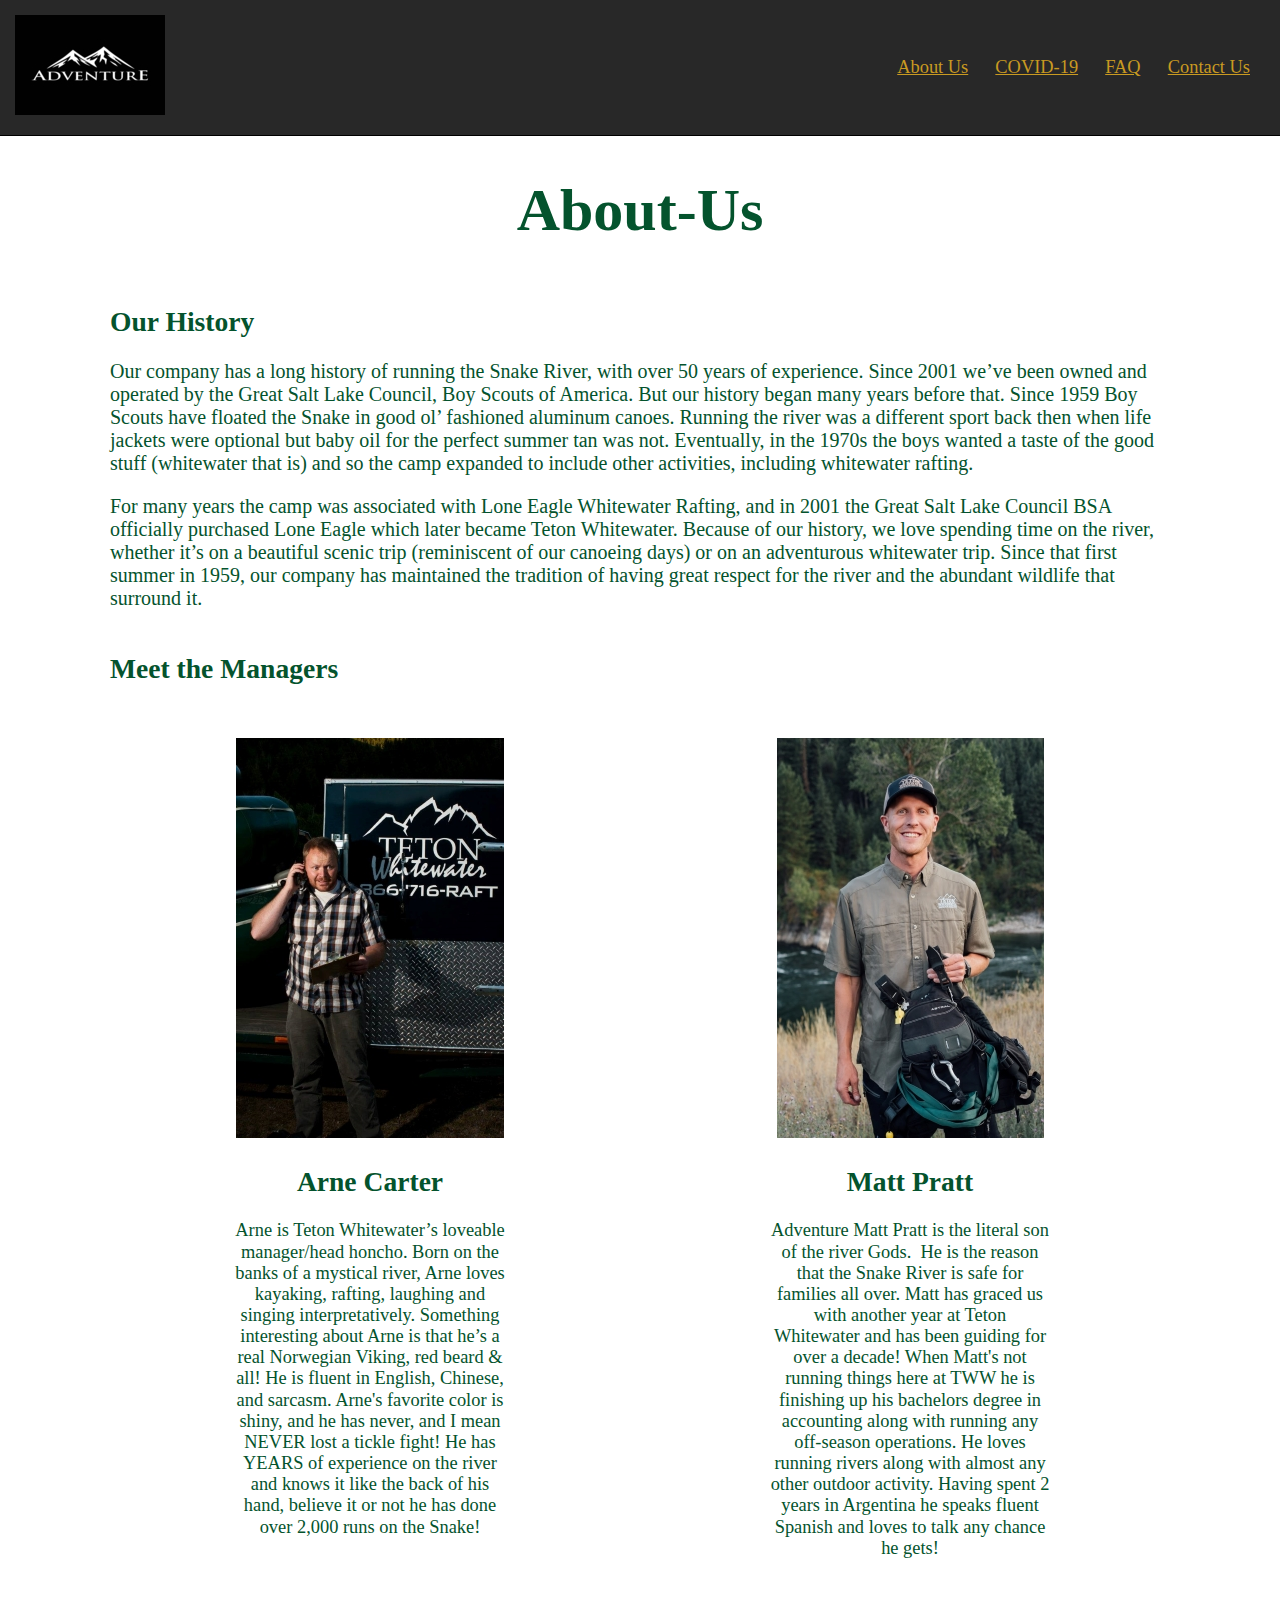
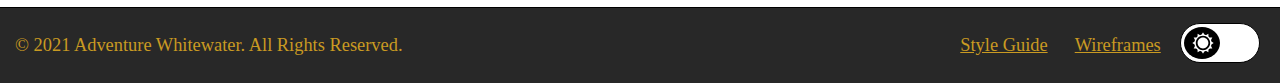
<file: about-us.html>
<!doctype html>
<html lang="en">
<head>
    <meta charset="utf-8">
    <meta name="viewport" content="width=device-width, initial-scale=1.0">
    <title>About-Us</title>
    <link rel="stylesheet" href="css/normalize.css">
    <link rel="stylesheet" href="css/main.css">
    <script src="js/dark-mode.js"></script>
</head>
<body>
    <header>
        <div id="logo-wrapper">
            <a href="index.html">
                <img src="assets/home/Adventure-Logo.jpg" alt="Logo" id="logo">
            </a>
        </div>
        <nav>
            <ul>
                <li>
                    <a href="about-us.html">
                        About Us
                    </a>
                </li>
                <li>
                    <a href="covid-19.html">
                        COVID-19
                    </a>
                </li>
                <li>
                    <a href="faq.html">
                        FAQ
                    </a>
                </li>
                <li>
                    <a href="contact-us.html">
                        Contact Us
                    </a>
                </li>
            </ul>
        </nav>
    </header>
    <main>


        <h1 id="abtus-title">
            About-Us
        </h1>

        <h2 id="history">
            Our History
        </h2>

        <p class="our-history">
            Our company has a long history of running the Snake River, with over 50 years of experience. Since 2001 we’ve been owned and operated by the Great Salt Lake Council, Boy Scouts of America. But our history began many years before that. Since 1959 Boy Scouts have floated the Snake in good ol’ fashioned aluminum canoes. Running the river was a different sport back then when life jackets were optional but baby oil for the perfect summer tan was not.

            Eventually, in the 1970s the boys wanted a taste of the good stuff (whitewater that is) and so the camp expanded to include other activities, including whitewater rafting.
        </p>

        <p class="our-history">
            For many years the camp was associated with Lone Eagle Whitewater Rafting, and in 2001 the Great Salt Lake Council BSA officially purchased Lone Eagle which later became Teton Whitewater. Because of our history, we love spending time on the river, whether it’s on a beautiful scenic trip (reminiscent of our canoeing days) or on an adventurous whitewater trip.

            Since that first summer in 1959, our company has maintained the tradition of having great respect for the river and the abundant wildlife that surround it.
        </p>

        <h2 id="managers">
            Meet the Managers
        </h2>

        <div class="abtus-body-grid">

            <div id="left-col">
                <img src="assets/about-us/arne-carter.jpg" alt="Arne" id="arne">
                <h2>Arne Carter</h2>
                <p class="abtus-m">Arne is Teton Whitewater’s loveable manager/head honcho. Born on the banks of a mystical river, Arne loves kayaking, rafting, laughing and singing interpretatively. Something interesting about Arne is that he’s a real Norwegian Viking, red beard & all! He is fluent in English, Chinese, and sarcasm. Arne's favorite color is shiny, and he has never, and I mean NEVER lost a tickle fight! He has YEARS of experience on the river and knows it like the back of his hand, believe it or not he has done over 2,000 runs on the Snake!</p>
            </div>
            <div id="right-col">
                <img src="assets/about-us/matt-pratt.jpg" alt="Matt" id="matt">
                <h2>Matt Pratt</h2>
                <p class="abtus-m">Adventure Matt Pratt is the literal son of the river Gods.  He is the reason that the Snake River is safe for families all over. Matt has graced us with another year at Teton Whitewater and has been guiding for over a decade! When Matt's not running things here at TWW he is finishing up his bachelors degree in accounting along with running any off-season operations. He loves running rivers along with almost any other outdoor activity. Having spent 2 years in Argentina he speaks fluent Spanish and loves to talk any chance he gets!</p>
            </div>

        </div>

        
    </main>
    <footer>
        <div id="legal">
            &copy; 2021 Adventure Whitewater. All Rights Reserved.
        </div>
        <nav>
            <ul>
                <li>
                    <a href="style-guide.html">
                        Style Guide
                    </a>
                </li>
                <li>
                    <a href="wireframes.html">
                        Wireframes
                    </a>
                </li>
            </ul>
        </nav>
        <div id="dark-mode">
            <div class="icon" id="sun-icon">
                <svg xmlns="http://www.w3.org/2000/svg" width="24" height="24" viewBox="0 0 24 24"><path d="M22.088 13.126l1.912-1.126-1.912-1.126c-1.021-.602-1.372-1.91-.788-2.942l1.093-1.932-2.22-.02c-1.185-.01-2.143-.968-2.153-2.153l-.02-2.219-1.932 1.093c-1.031.583-2.34.233-2.941-.788l-1.127-1.913-1.127 1.913c-.602 1.021-1.91 1.372-2.941.788l-1.932-1.093-.02 2.219c-.01 1.185-.968 2.143-2.153 2.153l-2.22.02 1.093 1.932c.584 1.032.233 2.34-.788 2.942l-1.912 1.126 1.912 1.126c1.021.602 1.372 1.91.788 2.942l-1.093 1.932 2.22.02c1.185.01 2.143.968 2.153 2.153l.02 2.219 1.932-1.093c1.031-.583 2.34-.233 2.941.788l1.127 1.913 1.127-1.913c.602-1.021 1.91-1.372 2.941-.788l1.932 1.093.02-2.219c.011-1.185.969-2.143 2.153-2.153l2.22-.02-1.093-1.932c-.584-1.031-.234-2.34.788-2.942zm-10.117 6.874c-4.411 0-8-3.589-8-8s3.588-8 8-8 8 3.589 8 8-3.589 8-8 8zm6.029-8c0 3.313-2.687 6-6 6s-6-2.687-6-6 2.687-6 6-6 6 2.687 6 6z"/></svg>
            </div>
            <div id="tgl-wrapper">
                <input class="tgl" id="dark-mode-toggle" type="checkbox"/>
                <label class="tgl-btn" for="dark-mode-toggle"></label>
            </div>
            <div class="icon" id="moon-icon">
                <svg xmlns="http://www.w3.org/2000/svg" width="24" height="24" viewBox="0 0 24 24"><path d="M12 10.999c1.437.438 2.562 1.564 2.999 3.001.44-1.437 1.565-2.562 3.001-3-1.436-.439-2.561-1.563-3.001-3-.437 1.436-1.562 2.561-2.999 2.999zm8.001.001c.958.293 1.707 1.042 2 2.001.291-.959 1.042-1.709 1.999-2.001-.957-.292-1.707-1.042-2-2-.293.958-1.042 1.708-1.999 2zm-1-9c-.437 1.437-1.563 2.562-2.998 3.001 1.438.44 2.561 1.564 3.001 3.002.437-1.438 1.563-2.563 2.996-3.002-1.433-.437-2.559-1.564-2.999-3.001zm-7.001 22c-6.617 0-12-5.383-12-12s5.383-12 12-12c1.894 0 3.63.497 5.37 1.179-2.948.504-9.37 3.266-9.37 10.821 0 7.454 5.917 10.208 9.37 10.821-1.5.846-3.476 1.179-5.37 1.179z"/></svg>
            </div>
        </div>
    </footer>
</body>
</html>
</file>
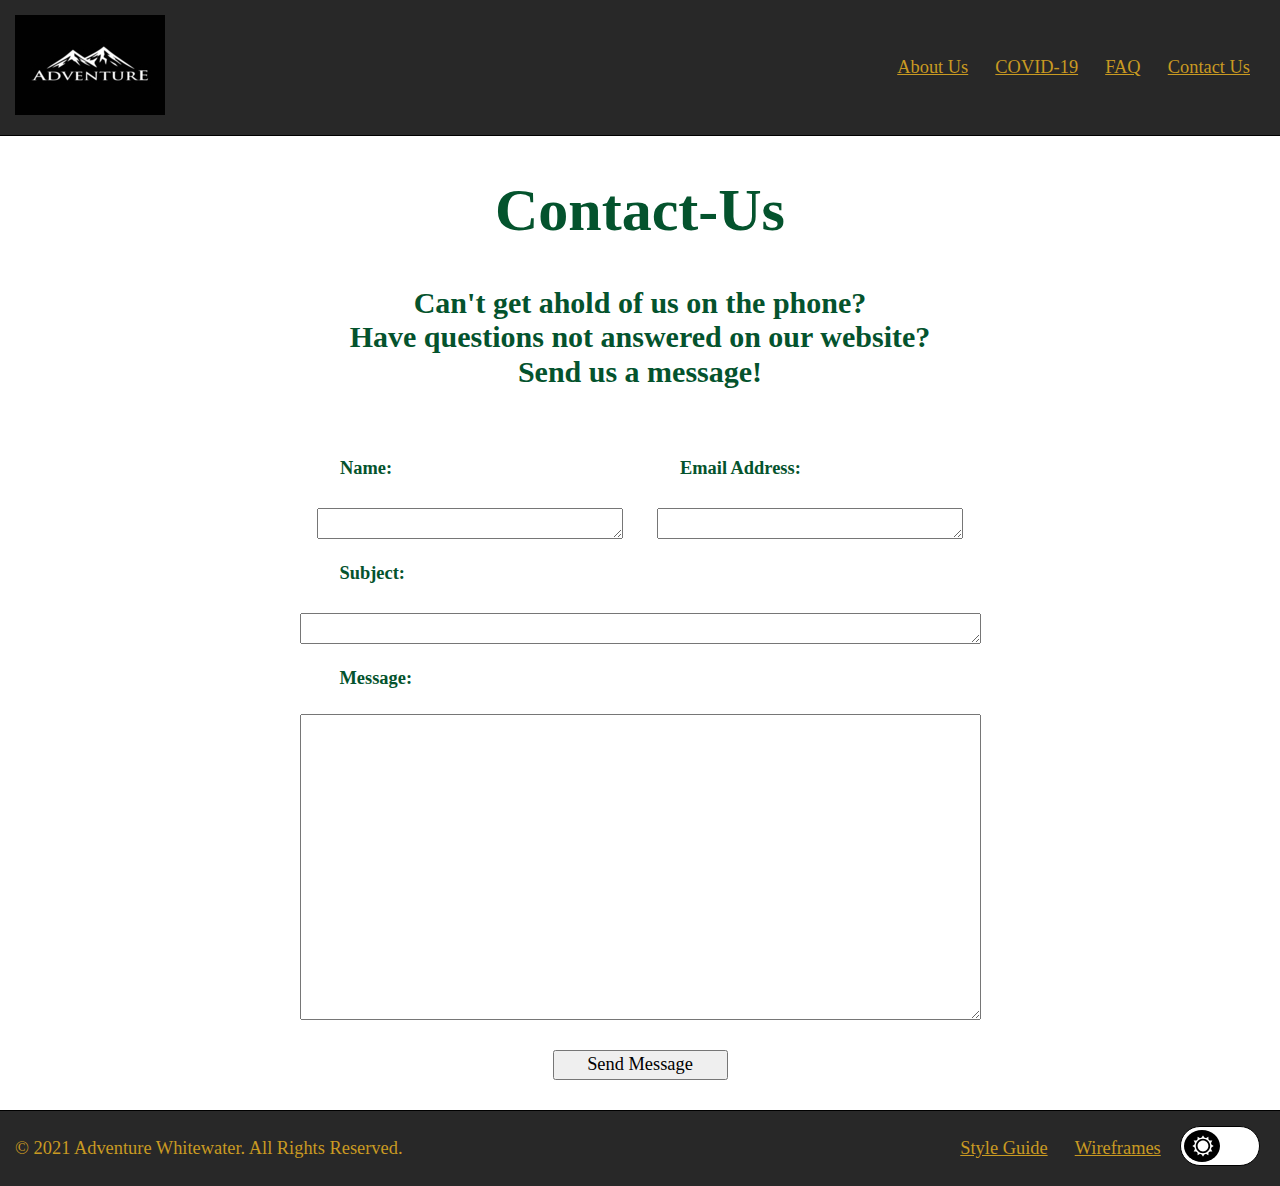
<file: contact-us.html>
<!doctype html>
<html lang="en">
<head>
    <meta charset="utf-8">
    <meta name="viewport" content="width=device-width, initial-scale=1.0">
    <title>Contact-Us</title>
    <link rel="stylesheet" href="css/normalize.css">
    <link rel="stylesheet" href="css/main.css">
    <script src="js/dark-mode.js"></script>
</head>
<body>
    <header>
        <div id="logo-wrapper">
            <a href="index.html">
                <img src="assets/home/Adventure-Logo.jpg" alt="Logo" id="logo">
            </a>
        </div>
        <nav>
            <ul>
                <li>
                    <a href="about-us.html">
                        About Us
                    </a>
                </li>
                <li>
                    <a href="covid-19.html">
                        COVID-19
                    </a>
                </li>
                <li>
                    <a href="faq.html">
                        FAQ
                    </a>
                </li>
                <li>
                    <a href="contact-us.html">
                        Contact Us
                    </a>
                </li>
            </ul>
        </nav>
    </header>
    <main>


        <h1 id="cntctus-title">
            Contact-Us
        </h1>

        <h2 id="cntctus-subtitle">Can't get ahold of us on the phone? <br>
             Have questions not answered on our website? <br>
             Send us a message!</h2>

        <form method="GET" action="contact-us.html" id="contact-form">

            <div id="name-email">
            <h4 id="nm">Name:</h4>
            <textarea name="text1" id="c-name" cols="36" rows="1"></textarea>
            <h4 id="em">Email Address:</h4>
            <textarea name="text2" id="c-email" cols="36" rows="1"></textarea>
            </div>

            <div id="sub-sub">
            <h4 id="subj">Subject:</h4>
            <textarea name="text3" id="c-subject" cols="75" rows="1"></textarea>
            </div>

            <div id="mes-mes">
            <h4 id="mesg">Message:</h4>
            <textarea name="text4" id="c-message" cols="75" rows="10"></textarea>
            <input type="submit" value="Send Message" id="contact-form-submit">
            <div id="contact-form-message"></div>
            </div>

        </form>


    </main>
    <footer>
        <div id="legal">
            &copy; 2021 Adventure Whitewater. All Rights Reserved.
        </div>
        <nav>
            <ul>
                <li>
                    <a href="style-guide.html">
                        Style Guide
                    </a>
                </li>
                <li>
                    <a href="wireframes.html">
                        Wireframes
                    </a>
                </li>
            </ul>
        </nav>
        <div id="dark-mode">
            <div class="icon" id="sun-icon">
                <svg xmlns="http://www.w3.org/2000/svg" width="24" height="24" viewBox="0 0 24 24"><path d="M22.088 13.126l1.912-1.126-1.912-1.126c-1.021-.602-1.372-1.91-.788-2.942l1.093-1.932-2.22-.02c-1.185-.01-2.143-.968-2.153-2.153l-.02-2.219-1.932 1.093c-1.031.583-2.34.233-2.941-.788l-1.127-1.913-1.127 1.913c-.602 1.021-1.91 1.372-2.941.788l-1.932-1.093-.02 2.219c-.01 1.185-.968 2.143-2.153 2.153l-2.22.02 1.093 1.932c.584 1.032.233 2.34-.788 2.942l-1.912 1.126 1.912 1.126c1.021.602 1.372 1.91.788 2.942l-1.093 1.932 2.22.02c1.185.01 2.143.968 2.153 2.153l.02 2.219 1.932-1.093c1.031-.583 2.34-.233 2.941.788l1.127 1.913 1.127-1.913c.602-1.021 1.91-1.372 2.941-.788l1.932 1.093.02-2.219c.011-1.185.969-2.143 2.153-2.153l2.22-.02-1.093-1.932c-.584-1.031-.234-2.34.788-2.942zm-10.117 6.874c-4.411 0-8-3.589-8-8s3.588-8 8-8 8 3.589 8 8-3.589 8-8 8zm6.029-8c0 3.313-2.687 6-6 6s-6-2.687-6-6 2.687-6 6-6 6 2.687 6 6z"/></svg>
            </div>
            <div id="tgl-wrapper">
                <input class="tgl" id="dark-mode-toggle" type="checkbox"/>
                <label class="tgl-btn" for="dark-mode-toggle"></label>
            </div>
            <div class="icon" id="moon-icon">
                <svg xmlns="http://www.w3.org/2000/svg" width="24" height="24" viewBox="0 0 24 24"><path d="M12 10.999c1.437.438 2.562 1.564 2.999 3.001.44-1.437 1.565-2.562 3.001-3-1.436-.439-2.561-1.563-3.001-3-.437 1.436-1.562 2.561-2.999 2.999zm8.001.001c.958.293 1.707 1.042 2 2.001.291-.959 1.042-1.709 1.999-2.001-.957-.292-1.707-1.042-2-2-.293.958-1.042 1.708-1.999 2zm-1-9c-.437 1.437-1.563 2.562-2.998 3.001 1.438.44 2.561 1.564 3.001 3.002.437-1.438 1.563-2.563 2.996-3.002-1.433-.437-2.559-1.564-2.999-3.001zm-7.001 22c-6.617 0-12-5.383-12-12s5.383-12 12-12c1.894 0 3.63.497 5.37 1.179-2.948.504-9.37 3.266-9.37 10.821 0 7.454 5.917 10.208 9.37 10.821-1.5.846-3.476 1.179-5.37 1.179z"/></svg>
            </div>
        </div>
    </footer>

<script src="js/fake-send.js"></script>

</body>
</html>
</file>
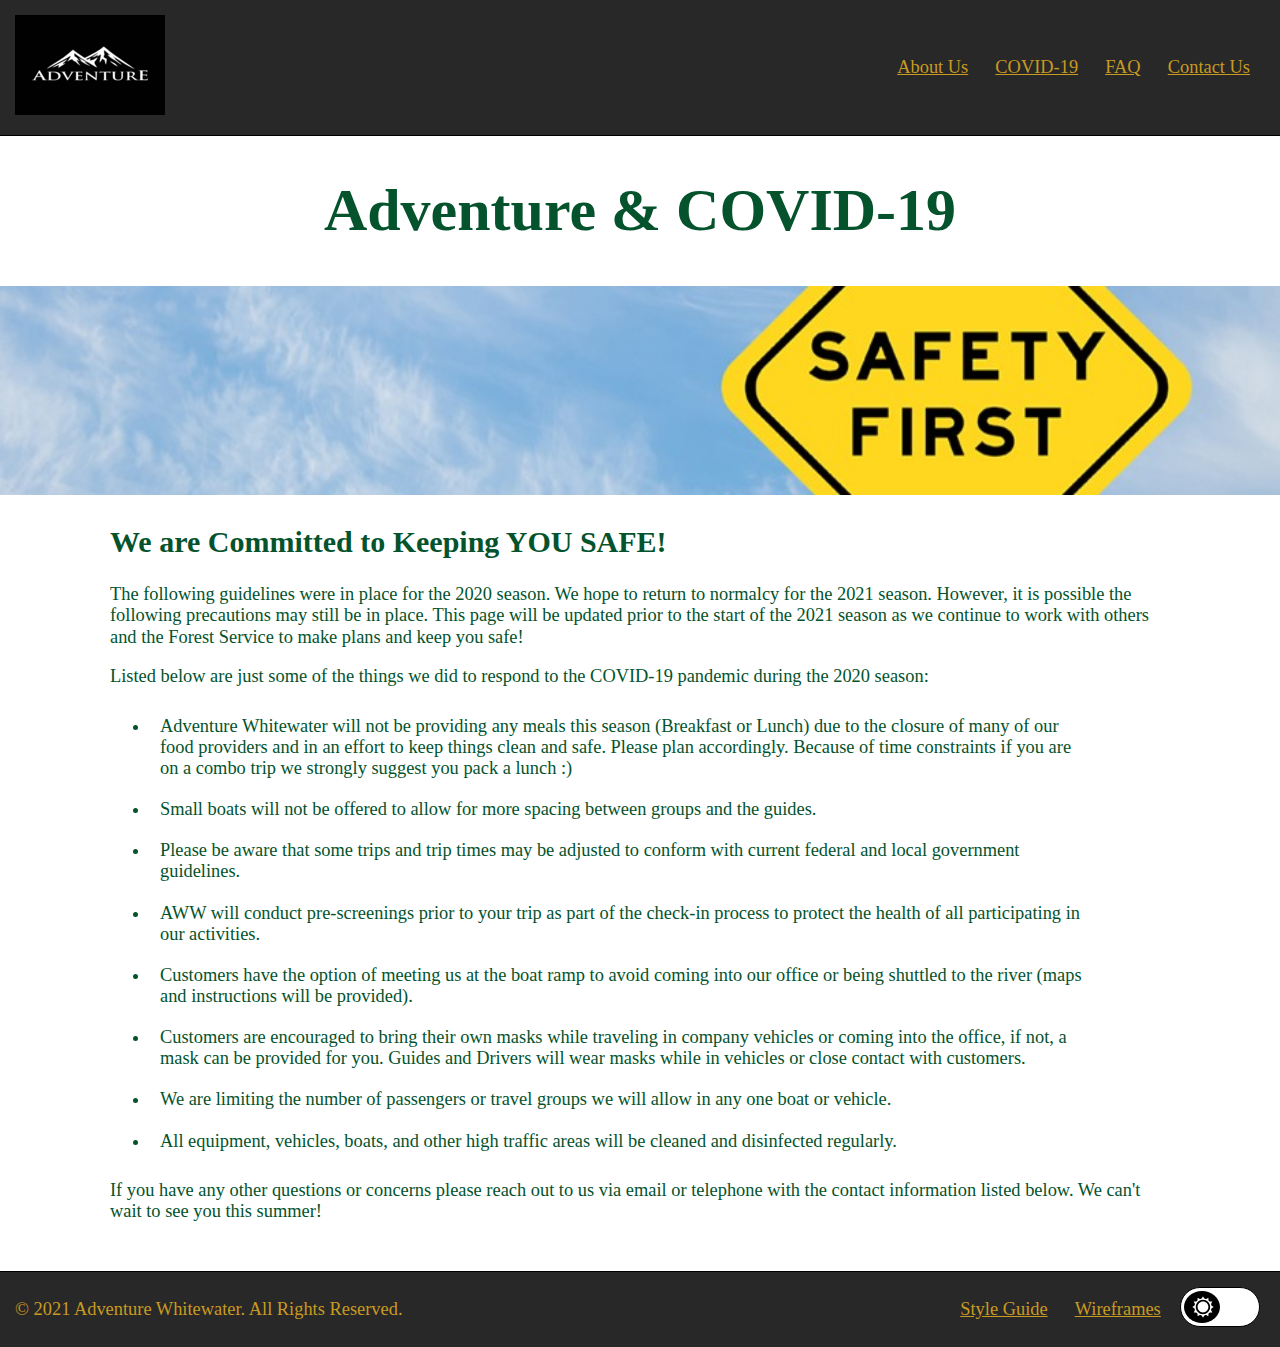
<file: covid-19.html>
<!doctype html>
<html lang="en">
<head>
    <meta charset="utf-8">
    <meta name="viewport" content="width=device-width, initial-scale=1.0">
    <title>COVID-19</title>
    <link rel="stylesheet" href="css/normalize.css">
    <link rel="stylesheet" href="css/main.css">
    <script src="js/dark-mode.js"></script>
</head>
<body>
    <header>
        <div id="logo-wrapper">
            <a href="index.html">
                <img src="assets/home/Adventure-Logo.jpg" alt="Logo" id="logo">
            </a>
        </div>
        <nav>
            <ul>
                <li>
                    <a href="about-us.html">
                        About Us
                    </a>
                </li>
                <li>
                    <a href="covid-19.html">
                        COVID-19
                    </a>
                </li>
                <li>
                    <a href="faq.html">
                        FAQ
                    </a>
                </li>
                <li>
                    <a href="contact-us.html">
                        Contact Us
                    </a>
                </li>
            </ul>
        </nav>
    </header>
    <main>


        <h1 id="covid-title">
            Adventure & COVID-19
        </h1>

        <img id="covid-banner" alt="Banner" src="assets/covid-19/safety-first.jpg">

        <h2 id="cvdhd">We are Committed to Keeping YOU SAFE!</h2>

        <p class="cvdtxt">The following guidelines were in place for the 2020 season. We hope to return to normalcy for the 2021 season. However, it is possible the following precautions may still be in place. This page will be updated prior to the start of the 2021 season as we continue to work with others and the Forest Service to make plans and keep you safe!</p>
    
        <p class="cvdtxt">Listed below are just some of the things we did to respond to the COVID-19 pandemic during the 2020 season:</p>

        <ul class="cvdblt"> 
            <li class="blt">Adventure Whitewater will not be providing any meals this season (Breakfast or Lunch) due to the closure of many of our food providers and in an effort to keep things clean and safe. Please plan accordingly. Because of time constraints if you are on a combo trip we strongly suggest you pack a lunch :)</li>
            <li class="blt">Small boats will not be offered to allow for more spacing between groups and the guides.</li>
            <li class="blt">Please be aware that some trips and trip times may be adjusted to conform with current federal and local government guidelines.​</li>
            <li class="blt">AWW will conduct pre-screenings prior to your trip as part of the check-in process to protect the health of all participating in our activities.</li>
            <li class="blt">Customers have the option of meeting us at the boat ramp to avoid coming into our office or being shuttled to the river (maps and instructions will be provided).</li>
            <li class="blt">Customers are encouraged to bring their own masks while traveling in company vehicles or coming into the office, if not, a mask can be provided for you. Guides and Drivers will wear masks while in vehicles or close contact with customers.</li>
            <li class="blt">We are limiting the number of passengers or travel groups we will allow in any one boat or vehicle.</li>
            <li class="blt">All equipment, vehicles, boats, and other high traffic areas will be cleaned and disinfected regularly.</li>
        </ul>

        <p id="cvdbtm">If you have any other questions or concerns please reach out to us via email or telephone with the contact information listed below. We can't wait to see you this summer!</p>

        
    </main>
    <footer>
        <div id="legal">
            &copy; 2021 Adventure Whitewater. All Rights Reserved.
        </div>
        <nav>
            <ul>
                <li>
                    <a href="style-guide.html">
                        Style Guide
                    </a>
                </li>
                <li>
                    <a href="wireframes.html">
                        Wireframes
                    </a>
                </li>
            </ul>
        </nav>
        <div id="dark-mode">
            <div class="icon" id="sun-icon">
                <svg xmlns="http://www.w3.org/2000/svg" width="24" height="24" viewBox="0 0 24 24"><path d="M22.088 13.126l1.912-1.126-1.912-1.126c-1.021-.602-1.372-1.91-.788-2.942l1.093-1.932-2.22-.02c-1.185-.01-2.143-.968-2.153-2.153l-.02-2.219-1.932 1.093c-1.031.583-2.34.233-2.941-.788l-1.127-1.913-1.127 1.913c-.602 1.021-1.91 1.372-2.941.788l-1.932-1.093-.02 2.219c-.01 1.185-.968 2.143-2.153 2.153l-2.22.02 1.093 1.932c.584 1.032.233 2.34-.788 2.942l-1.912 1.126 1.912 1.126c1.021.602 1.372 1.91.788 2.942l-1.093 1.932 2.22.02c1.185.01 2.143.968 2.153 2.153l.02 2.219 1.932-1.093c1.031-.583 2.34-.233 2.941.788l1.127 1.913 1.127-1.913c.602-1.021 1.91-1.372 2.941-.788l1.932 1.093.02-2.219c.011-1.185.969-2.143 2.153-2.153l2.22-.02-1.093-1.932c-.584-1.031-.234-2.34.788-2.942zm-10.117 6.874c-4.411 0-8-3.589-8-8s3.588-8 8-8 8 3.589 8 8-3.589 8-8 8zm6.029-8c0 3.313-2.687 6-6 6s-6-2.687-6-6 2.687-6 6-6 6 2.687 6 6z"/></svg>
            </div>
            <div id="tgl-wrapper">
                <input class="tgl" id="dark-mode-toggle" type="checkbox"/>
                <label class="tgl-btn" for="dark-mode-toggle"></label>
            </div>
            <div class="icon" id="moon-icon">
                <svg xmlns="http://www.w3.org/2000/svg" width="24" height="24" viewBox="0 0 24 24"><path d="M12 10.999c1.437.438 2.562 1.564 2.999 3.001.44-1.437 1.565-2.562 3.001-3-1.436-.439-2.561-1.563-3.001-3-.437 1.436-1.562 2.561-2.999 2.999zm8.001.001c.958.293 1.707 1.042 2 2.001.291-.959 1.042-1.709 1.999-2.001-.957-.292-1.707-1.042-2-2-.293.958-1.042 1.708-1.999 2zm-1-9c-.437 1.437-1.563 2.562-2.998 3.001 1.438.44 2.561 1.564 3.001 3.002.437-1.438 1.563-2.563 2.996-3.002-1.433-.437-2.559-1.564-2.999-3.001zm-7.001 22c-6.617 0-12-5.383-12-12s5.383-12 12-12c1.894 0 3.63.497 5.37 1.179-2.948.504-9.37 3.266-9.37 10.821 0 7.454 5.917 10.208 9.37 10.821-1.5.846-3.476 1.179-5.37 1.179z"/></svg>
            </div>
        </div>
    </footer>
</body>
</html>
</file>
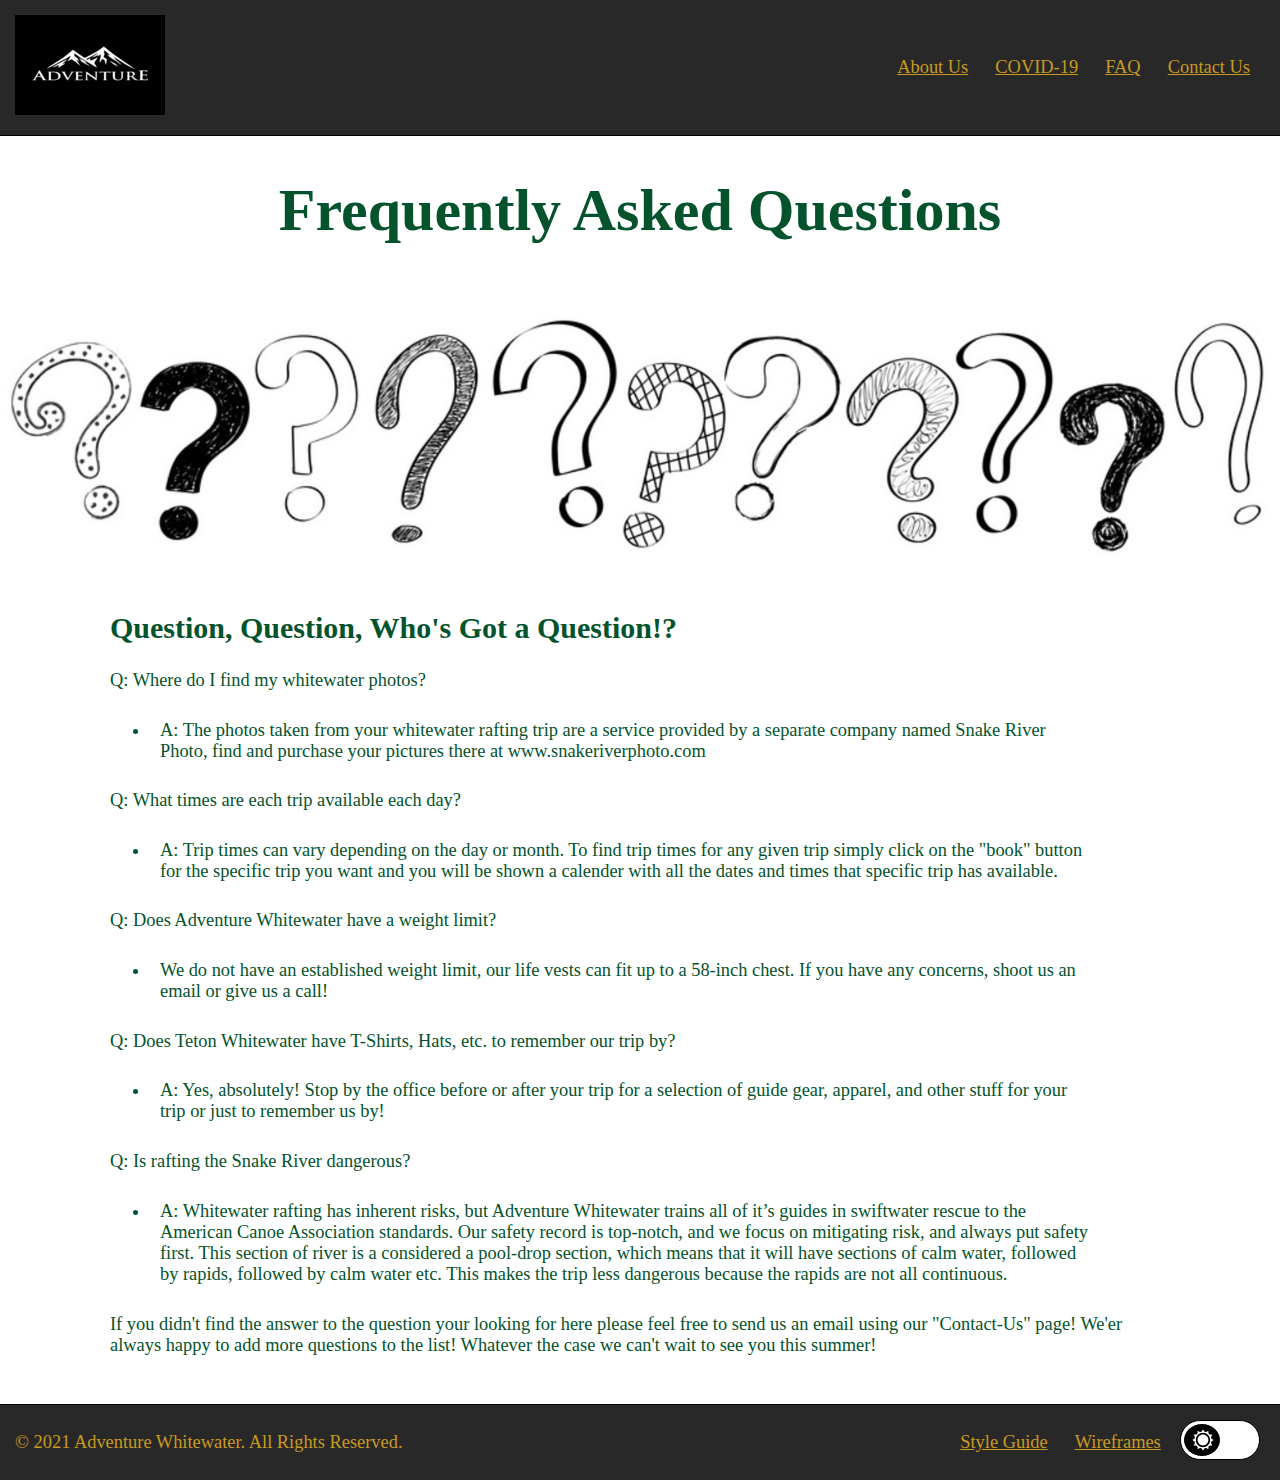
<file: faq.html>
<!doctype html>
<html lang="en">
<head>
    <meta charset="utf-8">
    <meta name="viewport" content="width=device-width, initial-scale=1.0">
    <title>FAQ</title>
    <link rel="stylesheet" href="css/normalize.css">
    <link rel="stylesheet" href="css/main.css">
    <script src="js/dark-mode.js"></script>
</head>
<body>
    <header>
        <div id="logo-wrapper">
            <a href="index.html">
                <img src="assets/home/Adventure-Logo.jpg" alt="Logo" id="logo">
            </a>
        </div>
        <nav>
            <ul>
                <li>
                    <a href="about-us.html">
                        About Us
                    </a>
                </li>
                <li>
                    <a href="covid-19.html">
                        COVID-19
                    </a>
                </li>
                <li>
                    <a href="faq.html">
                        FAQ
                    </a>
                </li>
                <li>
                    <a href="contact-us.html">
                        Contact Us
                    </a>
                </li>
            </ul>
        </nav>
    </header>
    <main>


        <h1 id="faq-title">
            Frequently Asked Questions
        </h1>

        <img id="faq-banner" alt="Banner" src="assets/faq/questions.jpg">

        <h2 id="faqhd">Question, Question, Who's Got a Question!?</h2>

        <p class="faqtxt">Q: Where do I find my whitewater photos?</p>
        <ul class="faqblt"> 
            <li class="fblt">A: The photos taken from your whitewater rafting trip are a service provided by a separate company named Snake River Photo, find and purchase your pictures there at www.snakeriverphoto.com</li>
        </ul>

        <p class="faqtxt">Q: What times are each trip available each day?</p>
        <ul class="faqblt"> 
            <li class="fblt">A: Trip times can vary depending on the day or month. To find trip times for any given trip simply click on the "book" button for the specific trip you want and you will be shown a calender with all the dates and times that specific trip has available.</li>
        </ul>

        <p class="faqtxt">Q: Does Adventure Whitewater have a weight limit?</p>
        <ul class="faqblt">
            <li class="fblt">We do not have an established weight limit, our life vests can fit up to a 58-inch chest. If you have any concerns, shoot us an email or give us a call!</li>
        </ul>

        <p class="faqtxt">Q: Does Teton Whitewater have T-Shirts, Hats, etc. to remember our trip by?</p>
        <ul class="faqblt"> 
            <li class="fblt">A: Yes, absolutely! Stop by the office before or after your trip for a selection of guide gear, apparel, and other stuff for your trip or just to remember us by!</li>
        </ul>

        <p class="faqtxt">Q: Is rafting the Snake River dangerous?</p>
        <ul class="faqblt"> 
            <li class="fblt">A: Whitewater rafting has inherent risks, but Adventure Whitewater trains all of it’s guides in swiftwater rescue to the American Canoe Association standards. Our safety record is top-notch, and we focus on mitigating risk, and always put safety first. This section of river is a considered a pool-drop section, which means that it will have sections of calm water, followed by rapids, followed by calm water etc. This makes the trip less dangerous because the rapids are not all continuous.</li>
        </ul>

        <p id="faqbtm">If you didn't find the answer to the question your looking for here please feel free to send us an email using our "Contact-Us" page! We'er always happy to add more questions to the list! Whatever the case we can't wait to see you this summer!</p>

        
    </main>
    <footer>
        <div id="legal">
            &copy; 2021 Adventure Whitewater. All Rights Reserved.
        </div>
        <nav>
            <ul>
                <li>
                    <a href="style-guide.html">
                        Style Guide
                    </a>
                </li>
                <li>
                    <a href="wireframes.html">
                        Wireframes
                    </a>
                </li>
            </ul>
        </nav>
        <div id="dark-mode">
            <div class="icon" id="sun-icon">
                <svg xmlns="http://www.w3.org/2000/svg" width="24" height="24" viewBox="0 0 24 24"><path d="M22.088 13.126l1.912-1.126-1.912-1.126c-1.021-.602-1.372-1.91-.788-2.942l1.093-1.932-2.22-.02c-1.185-.01-2.143-.968-2.153-2.153l-.02-2.219-1.932 1.093c-1.031.583-2.34.233-2.941-.788l-1.127-1.913-1.127 1.913c-.602 1.021-1.91 1.372-2.941.788l-1.932-1.093-.02 2.219c-.01 1.185-.968 2.143-2.153 2.153l-2.22.02 1.093 1.932c.584 1.032.233 2.34-.788 2.942l-1.912 1.126 1.912 1.126c1.021.602 1.372 1.91.788 2.942l-1.093 1.932 2.22.02c1.185.01 2.143.968 2.153 2.153l.02 2.219 1.932-1.093c1.031-.583 2.34-.233 2.941.788l1.127 1.913 1.127-1.913c.602-1.021 1.91-1.372 2.941-.788l1.932 1.093.02-2.219c.011-1.185.969-2.143 2.153-2.153l2.22-.02-1.093-1.932c-.584-1.031-.234-2.34.788-2.942zm-10.117 6.874c-4.411 0-8-3.589-8-8s3.588-8 8-8 8 3.589 8 8-3.589 8-8 8zm6.029-8c0 3.313-2.687 6-6 6s-6-2.687-6-6 2.687-6 6-6 6 2.687 6 6z"/></svg>
            </div>
            <div id="tgl-wrapper">
                <input class="tgl" id="dark-mode-toggle" type="checkbox"/>
                <label class="tgl-btn" for="dark-mode-toggle"></label>
            </div>
            <div class="icon" id="moon-icon">
                <svg xmlns="http://www.w3.org/2000/svg" width="24" height="24" viewBox="0 0 24 24"><path d="M12 10.999c1.437.438 2.562 1.564 2.999 3.001.44-1.437 1.565-2.562 3.001-3-1.436-.439-2.561-1.563-3.001-3-.437 1.436-1.562 2.561-2.999 2.999zm8.001.001c.958.293 1.707 1.042 2 2.001.291-.959 1.042-1.709 1.999-2.001-.957-.292-1.707-1.042-2-2-.293.958-1.042 1.708-1.999 2zm-1-9c-.437 1.437-1.563 2.562-2.998 3.001 1.438.44 2.561 1.564 3.001 3.002.437-1.438 1.563-2.563 2.996-3.002-1.433-.437-2.559-1.564-2.999-3.001zm-7.001 22c-6.617 0-12-5.383-12-12s5.383-12 12-12c1.894 0 3.63.497 5.37 1.179-2.948.504-9.37 3.266-9.37 10.821 0 7.454 5.917 10.208 9.37 10.821-1.5.846-3.476 1.179-5.37 1.179z"/></svg>
            </div>
        </div>
    </footer>
</body>
</html>
</file>
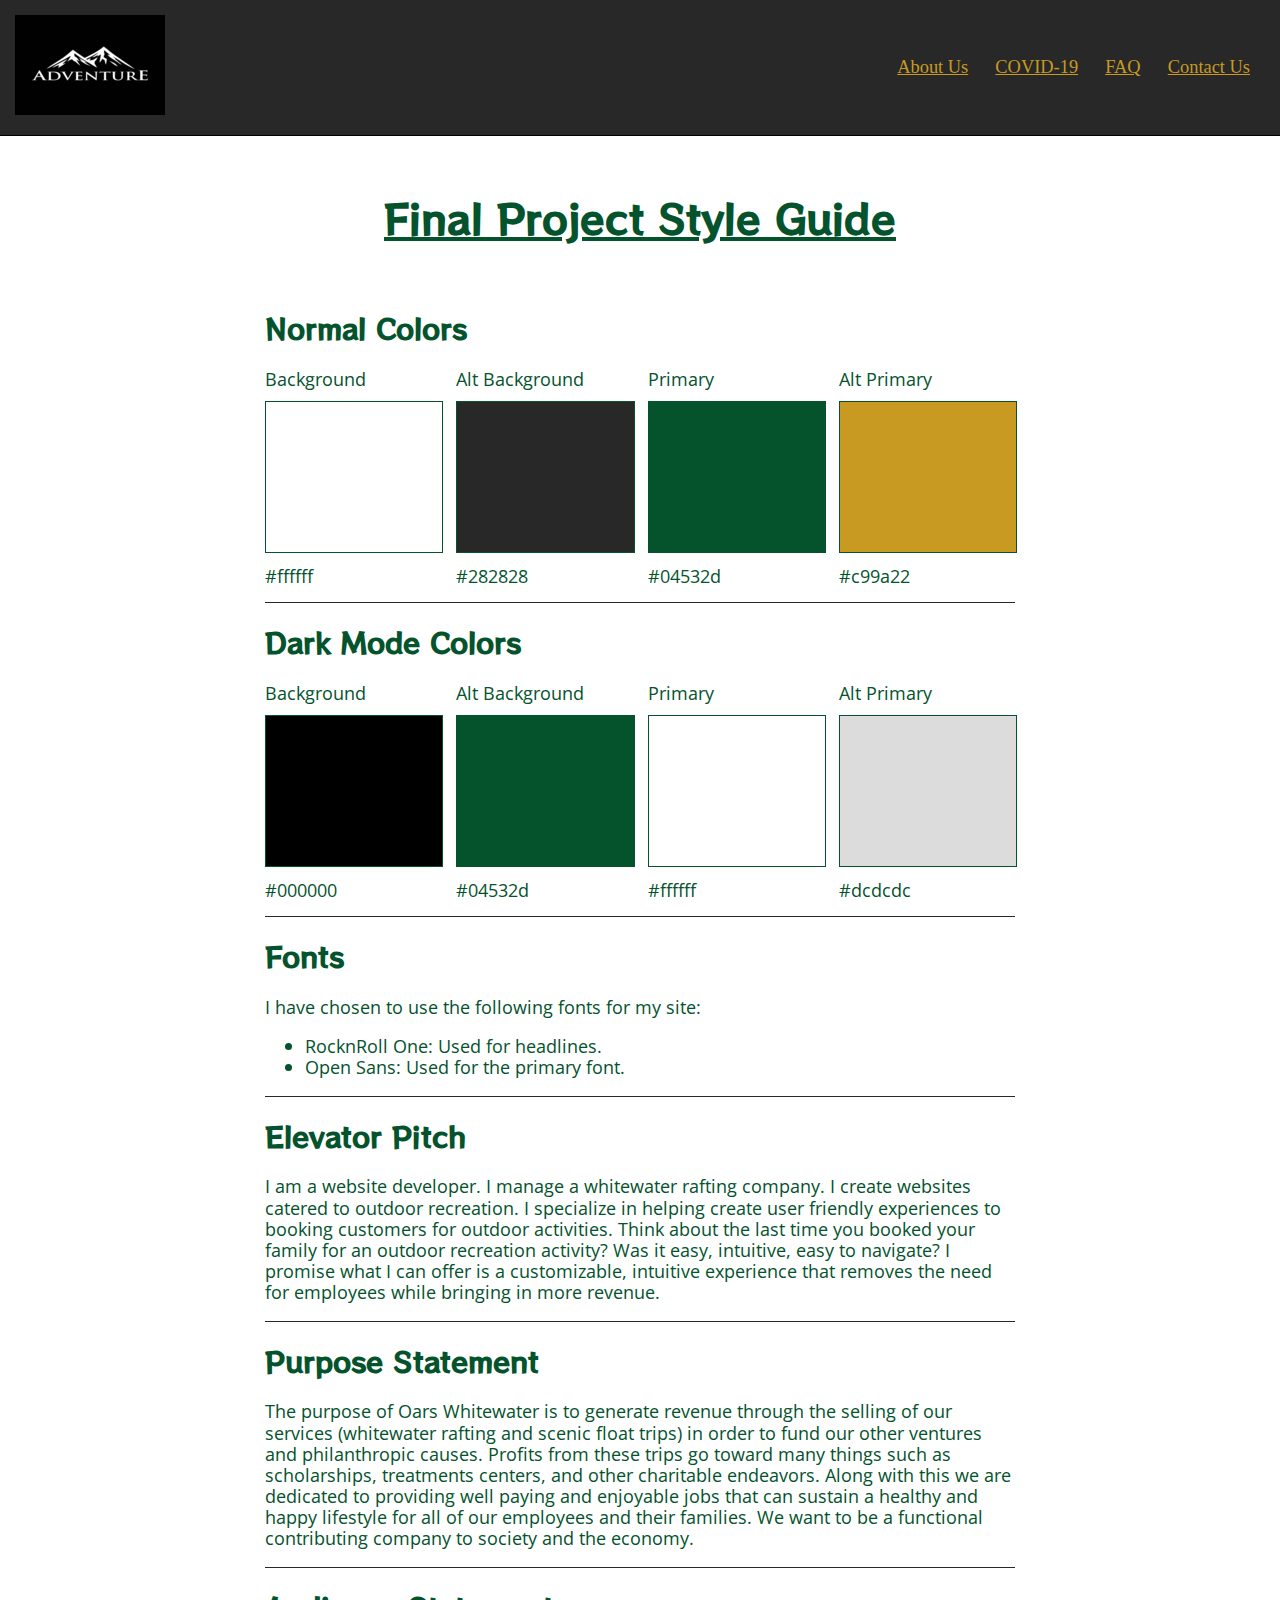
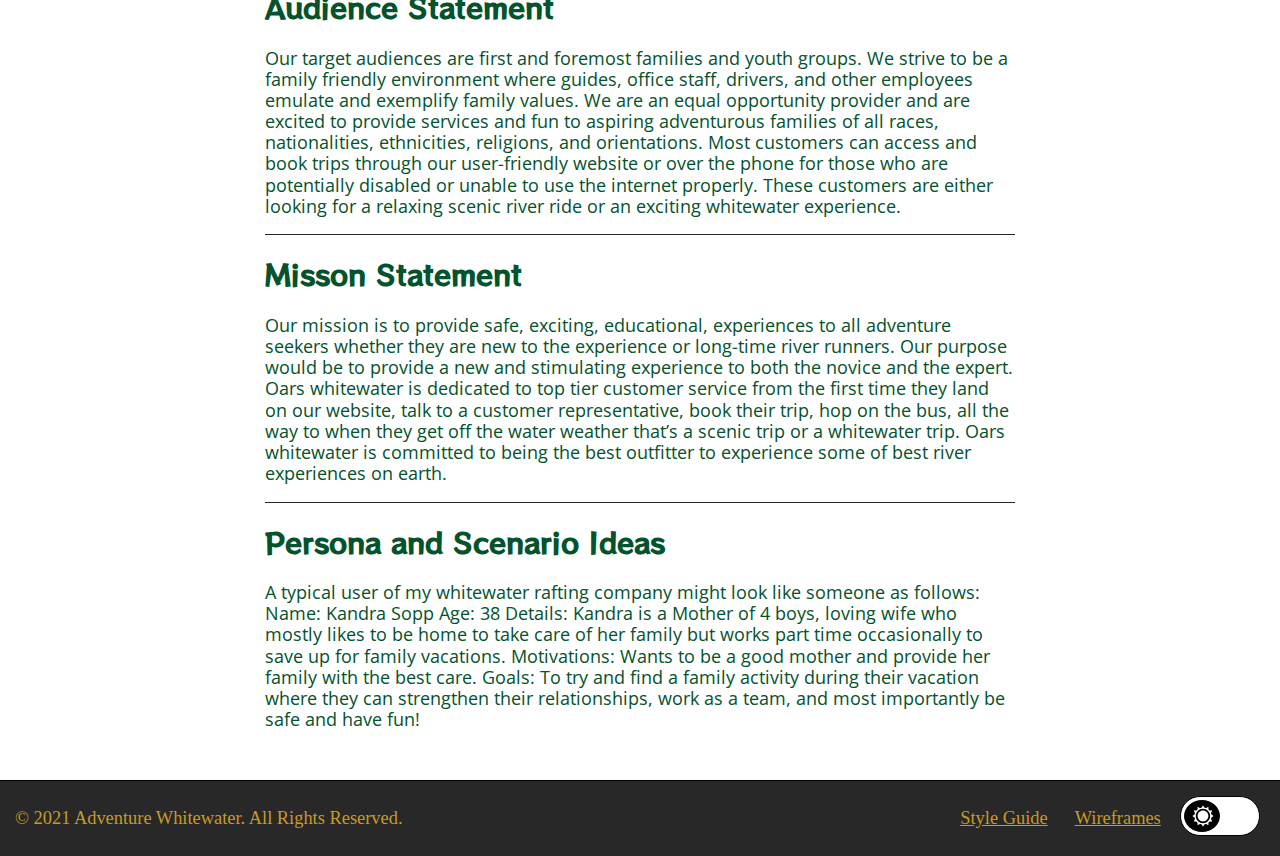
<file: style-guide.html>
<!doctype html>
<html lang="en">
<head>
    <meta charset="utf-8">
    <meta name="viewport" content="width=device-width, initial-scale=1.0">
    <title>Style Guide</title>
    <link rel="stylesheet" href="css/normalize.css">
    <link rel="stylesheet" href="css/main.css">
    <link rel="stylesheet" href="css/style-guide.css">
    <script src="js/dark-mode.js"></script>
    <link rel="preconnect" href="https://fonts.gstatic.com">
    <link href="https://fonts.googleapis.com/css2?family=Open+Sans&display=swap" rel="stylesheet">
    <link href="https://fonts.googleapis.com/css2?family=Open+Sans&family=RocknRoll+One&display=swap" rel="stylesheet">
</head>
<body>
    <header>
        <div id="logo-wrapper">
            <a href="index.html">
                <img src="assets/home/Adventure-Logo.jpg" alt="Logo" id="logo">
            </a>
        </div>
        <nav>
            <ul>
                <li>
                    <a href="about-us.html">
                        About Us
                    </a>
                </li>
                <li>
                    <a href="covid-19.html">
                        COVID-19
                    </a>
                </li>
                <li>
                    <a href="faq.html">
                        FAQ
                    </a>
                </li>
                <li>
                    <a href="contact-us.html">
                        Contact Us
                    </a>
                </li>
            </ul>
        </nav>
    </header>
    <main>
        <h1>Final Project Style Guide</h1>
        <div>
            <h2>Normal Colors</h2>
            <div class="color-wrapper">
                <div class="title">
                    Background
                </div>
                <div class="color"></div>
                <div>
                    #ffffff
                </div>
            </div>
            <div class="color-wrapper">
                <div class="title">
                    Alt Background
                </div>
                <div class="color"></div>
                <div>
                    #282828
                </div>
            </div>
            <div class="color-wrapper">
                <div class="title">
                    Primary
                </div>
                <div class="color"></div>
                <div>
                    #04532d
                </div>
            </div>
            <div class="color-wrapper">
                <div class="title">
                    Alt Primary
                </div>
                <div class="color"></div>
                <div>
                    #c99a22
                </div>
            </div>
        </div>
        <div>
            <h2>Dark Mode Colors</h2>
            <div class="color-wrapper">
                <div class="title">
                    Background
                </div>
                <div class="color"></div>
                <div>
                    #000000
                </div>
            </div>
            <div class="color-wrapper">
                <div class="title">
                    Alt Background
                </div>
                <div class="color"></div>
                <div>
                    #04532d
                </div>
            </div>
            <div class="color-wrapper">
                <div class="title">
                    Primary
                </div>
                <div class="color"></div>
                <div>
                    #ffffff
                </div>
            </div>
            <div class="color-wrapper">
                <div class="title">
                    Alt Primary
                </div>
                <div class="color"></div>
                <div>
                    #dcdcdc
                </div>
            </div>
        </div>
        <div>
            <h2>Fonts</h2>
            <p>
                I have chosen to use the following fonts for my site:
            </p>
            <ul>
                <li>
                    RocknRoll One: Used for headlines.
                </li>
                <li>
                    Open Sans: Used for the primary font.
                </li>
            </ul>
        </div>
        <div>
            <h2>Elevator Pitch</h2>
            <p>
                I am a website developer.
                I manage a whitewater rafting company.
                I create websites catered to outdoor recreation.
                I specialize in helping create user friendly experiences to booking customers for outdoor activities.
                Think about the last time you booked your family for an outdoor recreation activity? Was it easy, intuitive, 
                easy to navigate? I promise what I can offer is a customizable, intuitive experience that removes the need for 
                employees while bringing in more revenue.
            </p>
        </div>
        <div>
            <h2>Purpose Statement</h2>
            <p>
                 The purpose of Oars Whitewater is to generate revenue through the selling of our services (whitewater rafting
                 and scenic float trips) in order to fund our other ventures and philanthropic causes. Profits from these trips go 
                 toward many things such as scholarships, treatments centers, and other charitable endeavors. Along with this we 
                 are dedicated to providing well paying and enjoyable jobs that can sustain a healthy and happy lifestyle for all 
                 of our employees and their families. We want to be a functional contributing company to society and the economy.
            </p>
        </div>
        <div>
            <h2>Audience Statement</h2>
            <p>
                 Our target audiences are first and foremost families and youth groups. We strive to be a family friendly environment 
                 where guides, office staff, drivers, and other employees emulate and exemplify family values. We are an equal 
                 opportunity provider and are excited to provide services and fun to aspiring adventurous families of all races, 
                 nationalities, ethnicities, religions, and orientations. Most customers can access and book trips through our 
                 user-friendly website or over the phone for those who are potentially disabled or unable to use the internet properly. 
                 These customers are either looking for a relaxing scenic river ride or an exciting whitewater experience.
            </p>
        </div>
        <div>
            <h2>Misson Statement</h2>
            <p>
                 Our mission is to provide safe, exciting, educational, experiences to all adventure seekers whether they are new to 
                 the experience or long-time river runners. Our purpose would be to provide a new and stimulating experience to both 
                 the novice and the expert. Oars whitewater is dedicated to top tier customer service from the first time they land 
                 on our website, talk to a customer representative, book their trip, hop on the bus, all the way to when they get off 
                 the water weather that’s a scenic trip or a whitewater trip. Oars whitewater is committed to being the best outfitter 
                 to experience some of best river experiences on earth.
            </p>
        </div>
        <div>
            <h2>Persona and Scenario Ideas</h2>
            <p>
                 A typical user of my whitewater rafting company might look like someone as follows:
                 Name: Kandra Sopp
                 Age: 38
                 Details: Kandra is a Mother of 4 boys, loving wife who mostly likes to be home to take care of her family but works 
                 part time occasionally to save up for family vacations.
                 Motivations: Wants to be a good mother and provide her family with the best care.
                 Goals: To try and find a family activity during their vacation where they can strengthen their relationships, 
                 work as a team, and most importantly be safe and have fun!
            </p>
        </div>
    </main>
    <footer>
        <div id="legal">
            &copy; 2021 Adventure Whitewater. All Rights Reserved.
        </div>
        <nav>
            <ul>
                <li>
                    <a href="style-guide.html">
                        Style Guide
                    </a>
                </li>
                <li>
                    <a href="wireframes.html">
                        Wireframes
                    </a>
                </li>
            </ul>
        </nav>
        <div id="dark-mode">
            <div class="icon" id="sun-icon">
                <svg xmlns="http://www.w3.org/2000/svg" width="24" height="24" viewBox="0 0 24 24"><path d="M22.088 13.126l1.912-1.126-1.912-1.126c-1.021-.602-1.372-1.91-.788-2.942l1.093-1.932-2.22-.02c-1.185-.01-2.143-.968-2.153-2.153l-.02-2.219-1.932 1.093c-1.031.583-2.34.233-2.941-.788l-1.127-1.913-1.127 1.913c-.602 1.021-1.91 1.372-2.941.788l-1.932-1.093-.02 2.219c-.01 1.185-.968 2.143-2.153 2.153l-2.22.02 1.093 1.932c.584 1.032.233 2.34-.788 2.942l-1.912 1.126 1.912 1.126c1.021.602 1.372 1.91.788 2.942l-1.093 1.932 2.22.02c1.185.01 2.143.968 2.153 2.153l.02 2.219 1.932-1.093c1.031-.583 2.34-.233 2.941.788l1.127 1.913 1.127-1.913c.602-1.021 1.91-1.372 2.941-.788l1.932 1.093.02-2.219c.011-1.185.969-2.143 2.153-2.153l2.22-.02-1.093-1.932c-.584-1.031-.234-2.34.788-2.942zm-10.117 6.874c-4.411 0-8-3.589-8-8s3.588-8 8-8 8 3.589 8 8-3.589 8-8 8zm6.029-8c0 3.313-2.687 6-6 6s-6-2.687-6-6 2.687-6 6-6 6 2.687 6 6z"/></svg>
            </div>
            <div id="tgl-wrapper">
                <input class="tgl" id="dark-mode-toggle" type="checkbox"/>
                <label class="tgl-btn" for="dark-mode-toggle"></label>
            </div>
            <div class="icon" id="moon-icon">
                <svg xmlns="http://www.w3.org/2000/svg" width="24" height="24" viewBox="0 0 24 24"><path d="M12 10.999c1.437.438 2.562 1.564 2.999 3.001.44-1.437 1.565-2.562 3.001-3-1.436-.439-2.561-1.563-3.001-3-.437 1.436-1.562 2.561-2.999 2.999zm8.001.001c.958.293 1.707 1.042 2 2.001.291-.959 1.042-1.709 1.999-2.001-.957-.292-1.707-1.042-2-2-.293.958-1.042 1.708-1.999 2zm-1-9c-.437 1.437-1.563 2.562-2.998 3.001 1.438.44 2.561 1.564 3.001 3.002.437-1.438 1.563-2.563 2.996-3.002-1.433-.437-2.559-1.564-2.999-3.001zm-7.001 22c-6.617 0-12-5.383-12-12s5.383-12 12-12c1.894 0 3.63.497 5.37 1.179-2.948.504-9.37 3.266-9.37 10.821 0 7.454 5.917 10.208 9.37 10.821-1.5.846-3.476 1.179-5.37 1.179z"/></svg>
            </div>
        </div>
    </footer>
</body>
</html>
</file>
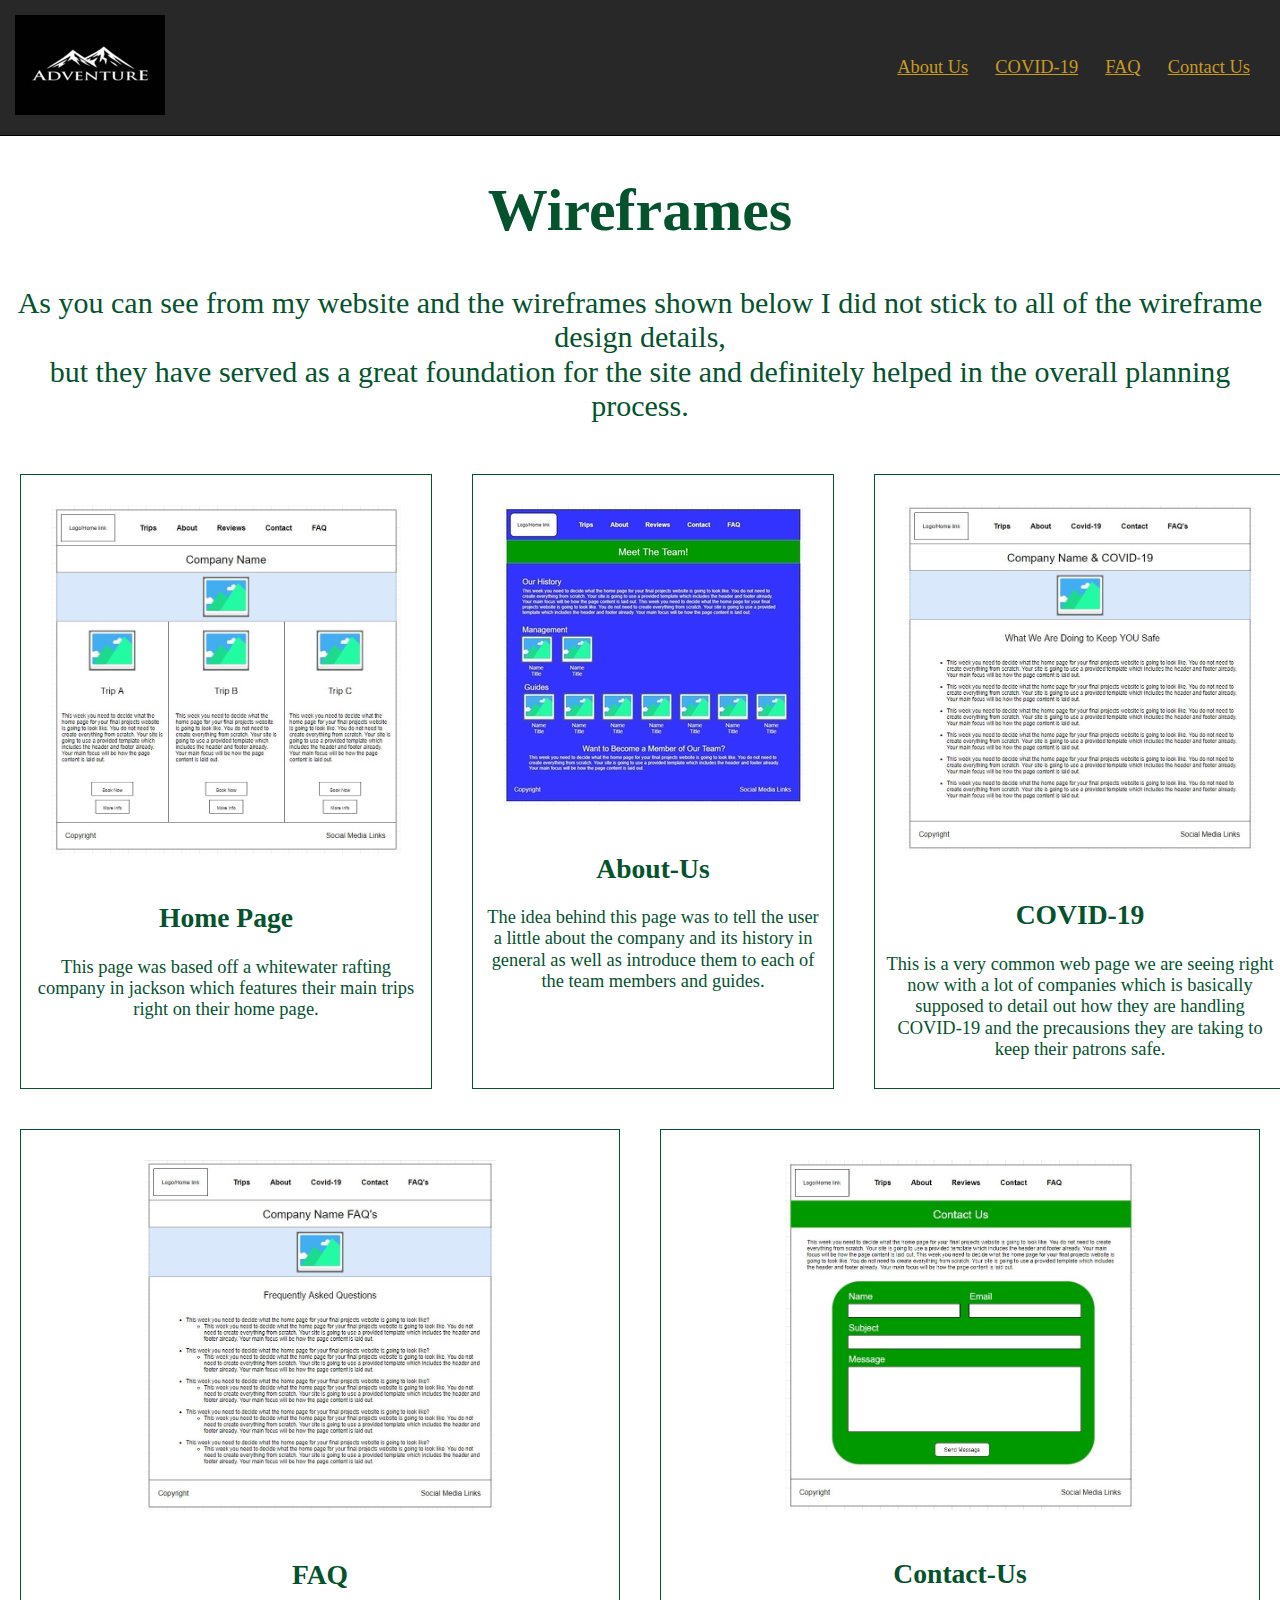
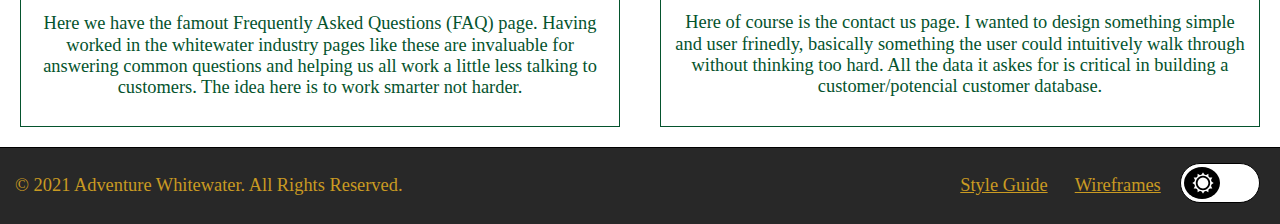
<file: wireframes.html>
<!doctype html>
<html lang="en">
<head>
    <meta charset="utf-8">
    <meta name="viewport" content="width=device-width, initial-scale=1.0">
    <title>Wireframes</title>
    <link rel="stylesheet" href="css/normalize.css">
    <link rel="stylesheet" href="css/main.css">
    <script src="js/dark-mode.js"></script>
</head>
<body>
    <header>
        <div id="logo-wrapper">
            <a href="index.html">
                <img src="assets/home/Adventure-Logo.jpg" alt="Logo" id="logo">
            </a>
        </div>
        <nav>
            <ul>
                <li>
                    <a href="about-us.html">
                        About Us
                    </a>
                </li>
                <li>
                    <a href="covid-19.html">
                        COVID-19
                    </a>
                </li>
                <li>
                    <a href="faq.html">
                        FAQ
                    </a>
                </li>
                <li>
                    <a href="contact-us.html">
                        Contact Us
                    </a>
                </li>
            </ul>
        </nav>
    </header>
    <main>

        <h1 id="wire-title">
            Wireframes
        </h1>
        <p id="wire-title-desc">As you can see from my website and the wireframes shown below I did not stick to all of the wireframe design details, <br>
            but they have served as a great foundation for the site and definitely helped in the overall planning process.</p>

    <div class="wire-body-grid">
    
    <div id="left-column-wire">
        <img src="assets/wireframes/Home-Page.jpg" alt="Wireframe" id="hmpg">
        <h2 class="wireframe">Home Page</h2>
        <p>This page was based off a whitewater rafting company in jackson which features their main trips right on their home page.</p>
    </div>
    <div id="middle-column-wire">
        <img src="assets/wireframes/About-Us-Page-New.jpg" alt="Wireframe" id="abtuspg">
        <h2 class="wireframe">About-Us</h2>
        <p>The idea behind this page was to tell the user a little about the company and its history in general as well as introduce them to each of the team members and guides.</p>
    </div>
    <div id="right-column-wire">
        <img src="assets/wireframes/Covid-or-Blog-Page.jpg" alt="Wireframe" id="cvdpg">
        <h2 class="wireframe">COVID-19</h2>
        <p>This is a very common web page we are seeing right now with a lot of companies which is basically supposed to detail out how they are handling COVID-19 and the precausions they are taking to keep their patrons safe.</p>
    </div>
    </div>

    <div class="wire-body-grid-two">
    <div id="bottom-left-column-wire">
        <img src="assets/wireframes/FAQ-Page.jpg" alt="Wireframe" id="wrfrmpg">
        <h2 class="wireframe">FAQ</h2>
        <p>Here we have the famout Frequently Asked Questions (FAQ) page. Having worked in the whitewater industry pages like these are invaluable for answering common questions and helping us all work a little less talking to customers. The idea here is to work smarter not harder. </p>
    </div>
    <div id="bottom-right-column-wire">
        <img src="assets/wireframes/Contact-Us-Page.jpg" alt="Wireframe" id="cntctuspg">
        <h2 class="wireframe">Contact-Us</h2>
        <p>Here of course is the contact us page. I wanted to design something simple and user frinedly, basically something the user could intuitively walk through without thinking too hard. All the data it askes for is critical in building a customer/potencial customer database.</p>
    </div>
    </div>

    </main>
    <footer>
        <div id="legal">
            &copy; 2021 Adventure Whitewater. All Rights Reserved.
        </div>
        <nav>
            <ul>
                <li>
                    <a href="style-guide.html">
                        Style Guide
                    </a>
                </li>
                <li>
                    <a href="wireframes.html">
                        Wireframes
                    </a>
                </li>
            </ul>
        </nav>
        <div id="dark-mode">
            <div class="icon" id="sun-icon">
                <svg xmlns="http://www.w3.org/2000/svg" width="24" height="24" viewBox="0 0 24 24"><path d="M22.088 13.126l1.912-1.126-1.912-1.126c-1.021-.602-1.372-1.91-.788-2.942l1.093-1.932-2.22-.02c-1.185-.01-2.143-.968-2.153-2.153l-.02-2.219-1.932 1.093c-1.031.583-2.34.233-2.941-.788l-1.127-1.913-1.127 1.913c-.602 1.021-1.91 1.372-2.941.788l-1.932-1.093-.02 2.219c-.01 1.185-.968 2.143-2.153 2.153l-2.22.02 1.093 1.932c.584 1.032.233 2.34-.788 2.942l-1.912 1.126 1.912 1.126c1.021.602 1.372 1.91.788 2.942l-1.093 1.932 2.22.02c1.185.01 2.143.968 2.153 2.153l.02 2.219 1.932-1.093c1.031-.583 2.34-.233 2.941.788l1.127 1.913 1.127-1.913c.602-1.021 1.91-1.372 2.941-.788l1.932 1.093.02-2.219c.011-1.185.969-2.143 2.153-2.153l2.22-.02-1.093-1.932c-.584-1.031-.234-2.34.788-2.942zm-10.117 6.874c-4.411 0-8-3.589-8-8s3.588-8 8-8 8 3.589 8 8-3.589 8-8 8zm6.029-8c0 3.313-2.687 6-6 6s-6-2.687-6-6 2.687-6 6-6 6 2.687 6 6z"/></svg>
            </div>
            <div id="tgl-wrapper">
                <input class="tgl" id="dark-mode-toggle" type="checkbox"/>
                <label class="tgl-btn" for="dark-mode-toggle"></label>
            </div>
            <div class="icon" id="moon-icon">
                <svg xmlns="http://www.w3.org/2000/svg" width="24" height="24" viewBox="0 0 24 24"><path d="M12 10.999c1.437.438 2.562 1.564 2.999 3.001.44-1.437 1.565-2.562 3.001-3-1.436-.439-2.561-1.563-3.001-3-.437 1.436-1.562 2.561-2.999 2.999zm8.001.001c.958.293 1.707 1.042 2 2.001.291-.959 1.042-1.709 1.999-2.001-.957-.292-1.707-1.042-2-2-.293.958-1.042 1.708-1.999 2zm-1-9c-.437 1.437-1.563 2.562-2.998 3.001 1.438.44 2.561 1.564 3.001 3.002.437-1.438 1.563-2.563 2.996-3.002-1.433-.437-2.559-1.564-2.999-3.001zm-7.001 22c-6.617 0-12-5.383-12-12s5.383-12 12-12c1.894 0 3.63.497 5.37 1.179-2.948.504-9.37 3.266-9.37 10.821 0 7.454 5.917 10.208 9.37 10.821-1.5.846-3.476 1.179-5.37 1.179z"/></svg>
            </div>
        </div>
    </footer>
</body>
</html>

<!-- 
    wk 6 wireframe for home page
    wk 7 wireframe for 2 subpages
-->
</file>
<file: css/main.css>
:root {
    /* Settings */
    --spacing: 15px;
    --font-size: 1.15rem;
    /* Normal Colors */
    --background-color: #ffffff;
    --alt-background-color: #282828;
    --font-color: #04532d;
    --alt-font-color: #c99a22;
    --border-color: black;
    /* Dark Mode Colors */
    --dark-background-color: #000000;
    --dark-alt-background-color: #04532d;
    --dark-font-color: #ffffff;
    --dark-alt-font-color: #dcdcdc;
    --dark-border-color: white;
}

html, body {
    margin: 0;
    padding: 0;
    width: 100%;
    height: 100%;
    text-rendering: optimizeLegibility;
}

body {
    display: flex;
    flex-direction: column;
    font-size: 62.5%;
}

header {
    display: grid;
    grid-template-rows: auto;
    grid-template-columns: auto 1fr;
    font-size: var(--font-size);
    padding: var(--spacing);
    border-bottom: 1px solid var(--border-color);
    color: var(--alt-font-color);
    background-color: var(--alt-background-color);
}

header a {
    color: var(--alt-font-color);
}

header nav {
    display: flex;
    align-items: center;
    margin-left: auto;
}

header nav ul {
    margin: 0;
    padding: 0;
    list-style-type: none;
}

header nav ul li {
    display: inline-block;
    padding: 7.5px;
    margin-right: 7.5px;
}

main {
    flex: 1;
    font-size: var(--font-size);
    padding: 0px; /*var(--spacing);*/
    color: var(--font-color);
    background-color: var(--background-color);
}

footer {
    display: grid;
    grid-template-rows: auto;
    grid-template-columns: auto 1fr auto;
    font-size: var(--font-size);
    border-top: 1px solid var(--border-color);
    padding: var(--spacing);
    color: var(--alt-font-color);
    background-color: var(--alt-background-color);
}

footer a {
    color: var(--alt-font-color);
}

footer #legal {
    grid-row: 1;
    grid-column: 1;
    display: flex;
    align-items: center;
}

footer nav {
    grid-row: 1;
    grid-column: 2;
    display: flex;
    align-items: center;
    margin-left: auto;
}

footer nav ul {
    margin: 0;
    padding: 0;
    list-style-type: none;
}

footer nav ul li {
    display: inline-block;
    padding: 7.5px;
    margin-right: 7.5px;
}

footer #dark-mode {
    grid-row: 1;
    grid-column: 3;
}

footer #dark-mode .icon {
    position: relative;
    display: inline-block;
    z-index: 100;
    pointer-events: none;
}

footer #dark-mode .icon svg path {
    fill: var(--background-color);
}

footer #dark-mode #sun-icon svg {
    transform: scale(0.9);
    position: absolute;
    top: -32px;
    left: 15px;
}

footer #dark-mode #moon-icon svg {
    transform: scale(0.85);
    position: absolute;
    top: -32px;
    right: 15px;
}

footer #dark-mode #tgl-wrapper {
    display: inline-block;
}

footer #dark-mode #tgl-wrapper .tgl {
    display: none;
}

footer #dark-mode #tgl-wrapper .tgl, .tgl:after, .tgl:before, .tgl *, .tgl *:after, .tgl *:before, .tgl + .tgl-btn {
    box-sizing: border-box;
}

footer #dark-mode #tgl-wrapper .tgl::-moz-selection, .tgl:after::-moz-selection, .tgl:before::-moz-selection, .tgl *::-moz-selection, .tgl *:after::-moz-selection, .tgl *:before::-moz-selection, .tgl + .tgl-btn::-moz-selection {
    background: none;
}

footer #dark-mode #tgl-wrapper .tgl::selection, .tgl:after::selection, .tgl:before::selection, .tgl *::selection, .tgl *:after::selection, .tgl *:before::selection, .tgl + .tgl-btn::selection {
    background: none;
}

footer #dark-mode #tgl-wrapper .tgl + .tgl-btn {
    outline: 0;
    display: block;
    width: 80px;
    height: 40px;
    position: relative;
    cursor: pointer;
    -webkit-user-select: none;
    -moz-user-select: none;
    -ms-user-select: none;
    user-select: none;
    background-color: var(--background-color);
    border: 1px solid var(--border-color);
    border-radius: 30px;
    padding: 3px;
    transition: all 0.4s ease;
}

footer #dark-mode #tgl-wrapper .tgl + .tgl-btn:after, .tgl + .tgl-btn:before {
    position: relative;
    display: block;
    content: "";
    width: 50%;
    height: 100%;
}

footer #dark-mode #tgl-wrapper .tgl + .tgl-btn:after {
    left: 0;
    border-radius: 50%;
    background-color: var(--border-color);
    transition: all 0.2s ease;
}

footer #dark-mode #tgl-wrapper .tgl + .tgl-btn:before {
    display: none;
    transition: all 0.2s ease;
}

footer #dark-mode #tgl-wrapper .tgl:checked + .tgl-btn:after {
    left: 50%;
    transition: all 0.2s ease;
}

/*===========================================*\
  APPLY DARK MODE COLORS WHEN DARK MODE IS ON 
\*===========================================*/

body.dark-mode header {
    border-bottom: 1px solid var(--dark-border-color);
    color: var(--dark-alt-font-color);
    background-color: var(--dark-alt-background-color);
}

body.dark-mode header a {
    color: var(--dark-alt-font-color);
}

body.dark-mode main {
    color: var(--dark-font-color);
    background-color: var(--dark-background-color);
}

body.dark-mode footer {
    border-top: 1px solid var(--dark-border-color);
    color: var(--dark-alt-font-color);
    background-color: var(--dark-alt-background-color);
}

body.dark-mode footer a {
    color: var(--dark-alt-font-color);
}

body.dark-mode footer #dark-mode .icon svg path {
    fill: var(--dark-background-color);
}

body.dark-mode footer #dark-mode #tgl-wrapper .tgl + .tgl-btn {
    background-color: var(--dark-background-color);
    border: 1px solid var(--dark-border-color);
}

body.dark-mode footer #dark-mode #tgl-wrapper .tgl + .tgl-btn:after {
    background-color: var(--dark-border-color);
}


/*..............................Body of Home Page................................*/


#home-title {
    display: flex;
    font-size: 40px;
    justify-content: center;
}

.content {
    max-width: 1000%;
    margin: 0 auto;
}

.Home-Body-Grid section {
    display: grid;
    grid-template-columns: 1fr 1fr 1fr;
}

.Home-Body-Grid section * {
    margin: 0 auto;
}

#banner {
    width: 100%;
    height: auto;
  }

.Home-Body-Grid .left-column {
    margin: 20px;
    border: 1px solid;
    padding: 10px;
    text-align: center;
    font-size: 25px;
  }

.Home-Body-Grid .middle-column {
    margin: 20px;
    border: 1px solid;
    padding: 10px;
    text-align: center;
    font-size: 25px;
  }

.Home-Body-Grid .right-column {
    margin: 20px;
    border: 1px solid;
    padding: 10px;
    text-align: center;
    font-size: 25px;
  }

#Dave-scenic {
    max-width: 350px;
    height: auto;
    padding: 20px;
  }

#classic-ww {
    max-width: 350px;
    height: auto;
    padding: 20px;
  }
  
#Matt-glasses {
    max-width: 350px;
    height: auto;
    padding: 20px;
  }

.book-but {
    display: flex;
    font-size: 30px;
  }

.but-div {
    padding: 30px;
    padding-top: 10px;
}

#home-tline {
    display: flex;
    justify-content: center;
    text-align: center;
    font-size: 60px;
}

#home-bline {
    display: flex;
    justify-content: center;
    text-align: center;
    font-size: 60px;
}

#paddle-pic {
    display: flex;
    align-self: center;
    max-width: 100%;
    height: auto;
    padding: 20px;
    padding-bottom: 100px;
}

#home-bottom {
    display: flex;
    flex-direction: column;
}
 

/*..............................Wireframe Page................................*/

#wire-title {
    display: flex;
    justify-content: center;
    font-size: 60px;
}

#wire-title-desc {
    display: flex;
    justify-content: center;
    text-align: center;
    font-size: 30px;
}

.wire-body-grid {
    display: grid;
    grid-template-columns: 1fr 1fr 1fr;
}

.wireframe {
    text-align: center;
}

.wire-body-grid #left-column-wire {
    margin: 20px;
    border: 1px solid;
    padding: 10px;
    text-align: center;
    grid-column:1/2;
  }

.wire-body-grid #middle-column-wire {
    margin: 20px;
    border: 1px solid;
    padding: 10px;
    text-align: center;
    grid-column:2/3;
  }

.wire-body-grid #right-column-wire {
    margin: 20px;
    border: 1px solid;
    padding: 10px;
    text-align: center;
  }


  .wire-body-grid-two {
    display: grid;
    grid-template-columns: 1fr 1fr;
}

  .wire-body-grid-two #bottom-left-column-wire {
    margin: 20px;
    border: 1px solid;
    padding: 10px;
    text-align: center;
  }

  .wire-body-grid-two #bottom-right-column-wire {
    margin: 20px;
    border: 1px solid;
    padding: 10px;
    text-align: center;
  }

#hmpg {
    max-width: 350px;
    height: auto;
    padding: 20px;
    justify-content: center;
  }

#abtuspg {
    max-width: 350px;
    height: auto;
    padding: 20px;
    justify-content: center;
  }
  
#cvdpg {
    max-width: 350px;
    height: auto;
    padding: 20px;
    justify-content: center;
  }

#wrfrmpg {
    max-width: 350px;
    height: auto;
    padding: 20px;
  }
  
#cntctuspg {
    max-width: 350px;
    height: auto;
    padding: 20px;
  }


/*..............................About Us Page................................*/


#abtus-title {
    display: flex;
    justify-content: center;
    font-size: 60px;
}

#history {
    padding-top: 20px;
    padding-left: 110px;
}

.our-history {
    display: flex;
    justify-content: left;
    text-align: left;
    font-size: 20px;
    padding-right: 110px;
    padding-left: 110px;
}

#managers {
    padding-top: 20px;
    padding-left: 110px;
}

.abtus-body-grid {
    display: grid;
    grid-template-columns: 1fr 1fr;
}

.abtus-body-grid #left-col {
    margin: 20px;
    padding: 10px;
    text-align: center;
    padding-left: 110px;
  }

.abtus-body-grid #right-col {
    margin: 20px;
    padding: 10px;
    text-align: center;
    padding-right: 110px;
  }

#arne {
    max-width: 350px;
    height: auto;
    justify-content: center;
  }

#matt {
    max-width: 350px;
    height: auto;
    justify-content: center;
}

.abtus-m {
    padding-left: 100px;
    padding-right: 100px;
}


/*..............................Contact-Us Page................................*/


#cntctus-title {
    display: flex;
    justify-content: center;
    font-size: 60px;
}

#cntctus-subtitle {
    display: flex;
    justify-content: center;
    text-align: center;
    font-size: 30px;
    padding-bottom: 20px;
}

#name-email {
    display: grid;
    grid-template-columns: 1fr 1fr 1fr 1fr;
}

#c-name {
    height: 25px;
    width: 300px;
    grid-column: 2;
    grid-row: 2;
    justify-self: center;
}

#c-email {
    height: 25px;
    width: 300px;
    grid-column: 3;
    grid-row: 2;
    justify-self: center;
}

#nm {
    height: 25px;
    width: 300px;
    grid-column: 2;
    grid-row: 1;
    padding-left: 40px;
}

#em {
    height: 25px;
    width: 300px;
    grid-column: 3;
    grid-row: 1;
    padding-left: 40px;
}

#sub-sub {
    display: grid;
    grid-template-columns: 1fr 1fr 1fr 1fr;
}

#subj {
    height: 25px;
    width: 300px;
    grid-column: 2;
    grid-row: 1;
    padding-left: 40px;
}

#c-subject {
    height: 25px;
    width: 675px;
    grid-column: 2/4;
    grid-row: 2;
    justify-self: center;
}

#mes-mes {
    display: grid;
    grid-template-columns: 1fr 1fr 1fr 1fr;
}

#mesg {
    grid-column: 2;
    grid-row: 1;
    padding-left: 40px;
}

#c-message {
    height: 300px;
    width: 675px;
    grid-column: 2/4;
    grid-row: 2;
    justify-self: center;
}

#contact-form-submit {
    height: 30px;
    width: 175px;
    grid-column: 2/4;
    grid-row: 4;
    justify-self: center;
    margin: 30px;
}


/*..............................FAQ Page................................*/


#faq-title {
    display: flex;
    font-size: 60px;
    justify-content: center;
}

#faq-banner {
    width: 100%;
    height: auto;
  }

#faqhd {
    font-size: 30px;
    padding-left: 110px;
}

.faqtxt {
    padding-left: 110px;
    padding-right: 110px;
}

.faqblt {
    padding-left: 150px;
    padding-right: 180px;
}

.fblt {
    padding: 10px;
}

#faqbtm {
    padding-left: 110px;
    padding-right: 110px;
    padding-bottom: 30px;
}


/*..............................COVID-19 Page................................*/


#covid-title {
    display: flex;
    font-size: 60px;
    justify-content: center;
}

#covid-banner {
    width: 100%;
    height: auto;
  }

#cvdhd {
    font-size: 30px;
    padding-left: 110px;
}

.cvdtxt {
    padding-left: 110px;
    padding-right: 110px;
}

.cvdblt {
    padding-left: 150px;
    padding-right: 180px;
}

.blt {
    padding: 10px;
}

#cvdbtm {
    padding-left: 110px;
    padding-right: 110px;
    padding-bottom: 30px;
}
</file>
<file: css/style-guide.css>
/* YOU WILL EDIT ALL THE COLORS BELOW */
:root {
    /* Normal Colors */
    --background-color: #ffffff;
    --alt-background-color: #282828;
    --primary-color: #04532d;
    --alt-primary-color: #c99a22;
    /* Dark Mode Colors */
    --dark-background-color: #000000;
    --dark-alt-background-color: #04532d;
    --dark-primary-color: #ffffff;
    --dark-alt-primary-color: #dcdcdc;
}

html, main {
    margin: 0;
    padding: 0;
    text-rendering: optimizeLegibility;
}

*,
*:before,
*:after {
  box-sizing: inherit;
}

main {
    font-size: 62.5%;
    padding: 2rem 1rem;
    text-align: center;
    font-family: 'Open Sans', sans-serif;
    /* <link rel="preconnect" href="https://fonts.gstatic.com">
    <link href="https://fonts.googleapis.com/css2?family=Open+Sans&display=swap" rel="stylesheet"> */
}

main h1 {
    margin-bottom: 3rem;
    font-size: 2.5rem;
    text-decoration: underline;
    text-align: center;
    font-family: 'RocknRoll One', sans-serif;
}

main h2 {
    font-size: 1.75rem;
    font-family: 'RocknRoll One', sans-serif;
    /* <link rel="preconnect" href="https://fonts.gstatic.com">
<link href="https://fonts.googleapis.com/css2?family=Open+Sans&family=RocknRoll+One&display=swap" rel="stylesheet"> */
}

main button {
    font-size: 1.15rem;
    padding: 0.75rem 1.5rem;
    color: var(--primary-color);
    border: 1px solid var(--primary-color);
    background-color: var(--alt-background-color);
    cursor: pointer;
    font-family: 'Open Sans', sans-serif;
}

main button:hover {
    background-color: var(--background-color);
}

main > div {
    text-align: left;
    font-size: 1.15rem;
    margin: 1rem auto;
    max-width: 750px;
    border-top: 1px solid var(--alt-background-color);
}

main > div:first-of-type {
    border-top: 0px transparent;
}

main div .color-wrapper .color {
    width: 100%;
    height: 150px;
    margin: 0.75rem 0;
    border: 1px solid var(--primary-color);
}

main > div:nth-of-type(1), main > div:nth-of-type(2) {
    display: grid;
    grid-template-rows: auto auto;
    grid-template-columns: 1fr 1fr 1fr 1fr;
    grid-column-gap: 15px;
}

main > div:nth-of-type(1) h2, main > div:nth-of-type(2) h2 {
    grid-row: 1;
    grid-column: 1/5;
}

main > div:nth-of-type(1) .color-wrapper:nth-of-type(1) .color {
    background-color: var(--background-color);
}

main > div:nth-of-type(1) .color-wrapper:nth-of-type(2) .color {
    background-color: var(--alt-background-color);
}

main > div:nth-of-type(1) .color-wrapper:nth-of-type(3) .color {
    background-color: var(--primary-color);
}

main > div:nth-of-type(1) .color-wrapper:nth-of-type(4) .color {
    background-color: var(--alt-primary-color);
}

main > div:nth-of-type(2) .color-wrapper:nth-of-type(1) .color {
    background-color: var(--dark-background-color);
}

main > div:nth-of-type(2) .color-wrapper:nth-of-type(2) .color {
    background-color: var(--dark-alt-background-color);
}

main > div:nth-of-type(2) .color-wrapper:nth-of-type(3) .color {
    background-color: var(--dark-primary-color);
}

main > div:nth-of-type(2) .color-wrapper:nth-of-type(4) .color {
    background-color: var(--dark-alt-primary-color);
}

main.dark-mode {
    background-color: var(--dark-background-color);
    color: var(--dark-primary-color);
}

main.dark-mode button {
    color: var(--dark-primary-color);
    border: 1px solid var(--dark-primary-color);
    background-color: var(--dark-alt-background-color);
}

main.dark-mode button:hover {
    background-color: var(--dark-background-color);
}

main.dark-mode > div {
    border-top: 1px solid var(--dark-alt-background-color);
}

main.dark-mode > div:first-of-type {
    border-top: 0px transparent;
}

main.dark-mode div .color-wrapper .color {
    border: 1px solid var(--dark-primary-color);
}
</file>
